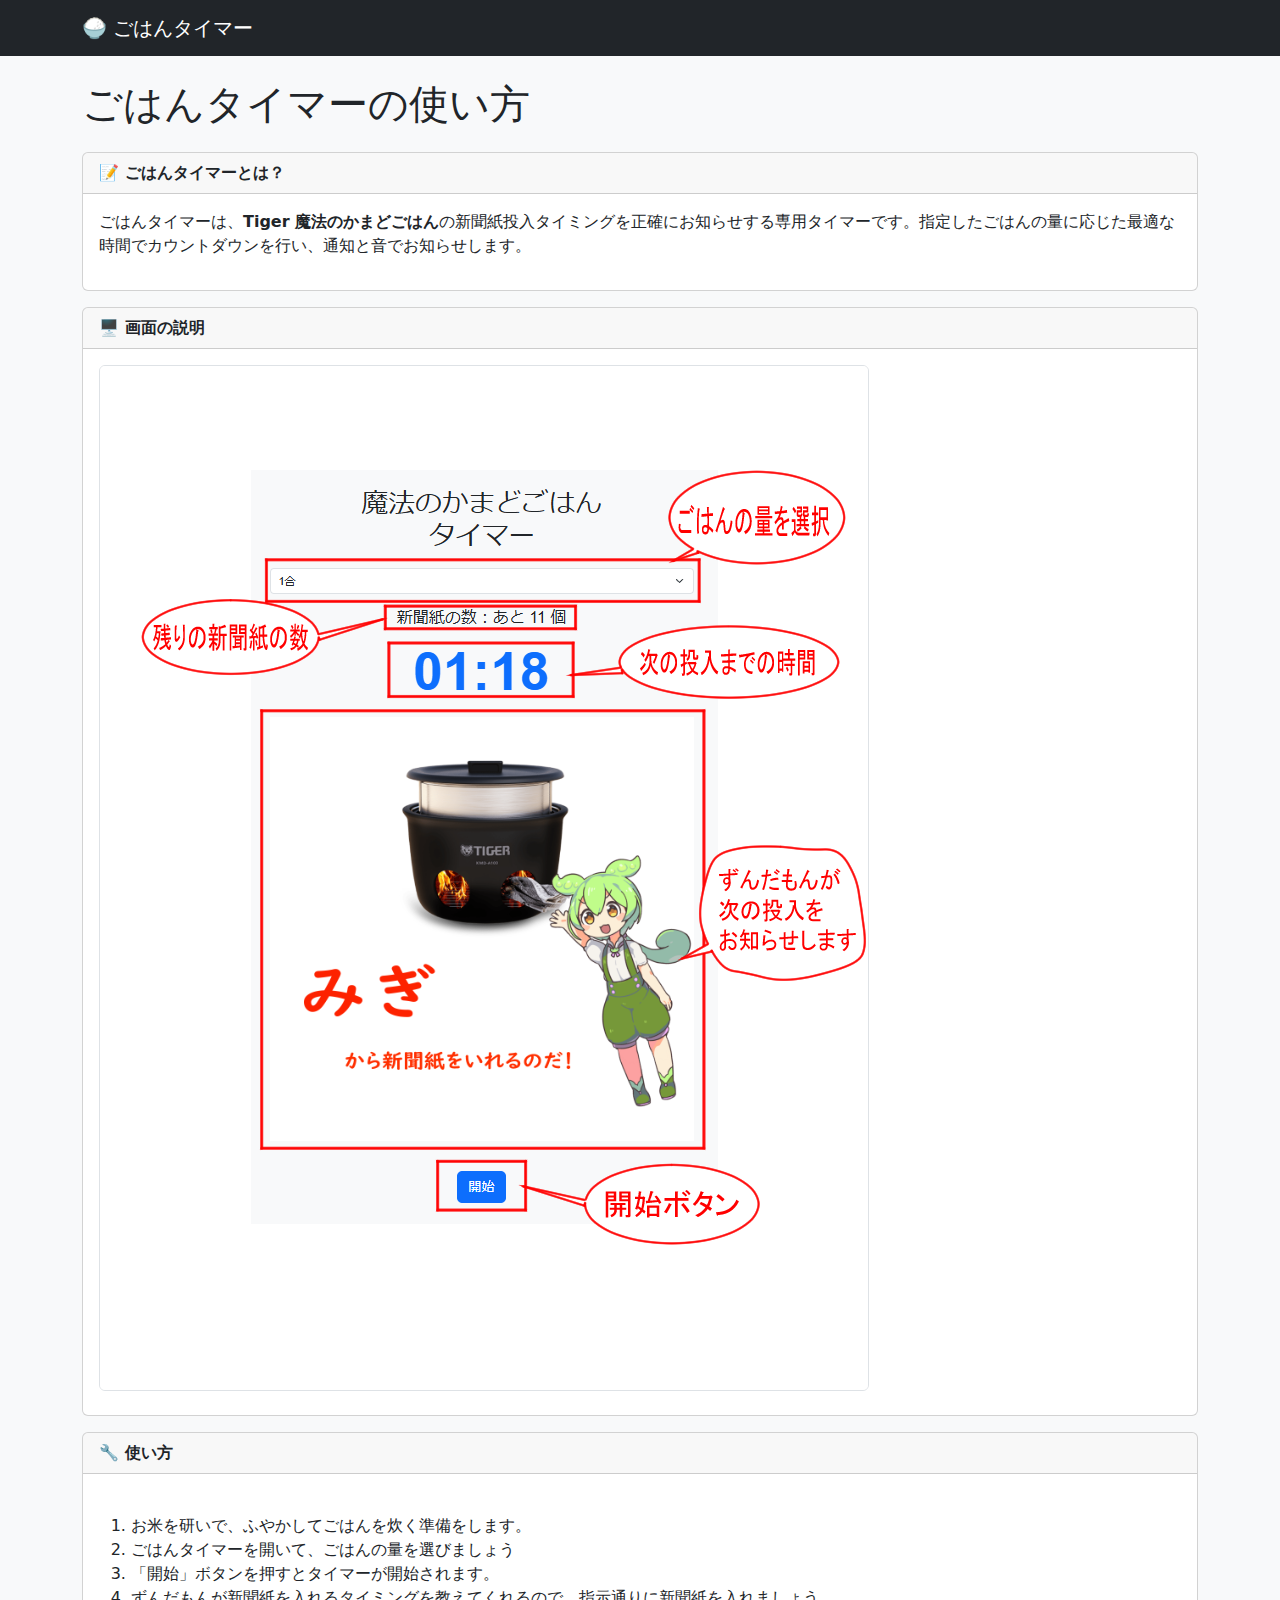
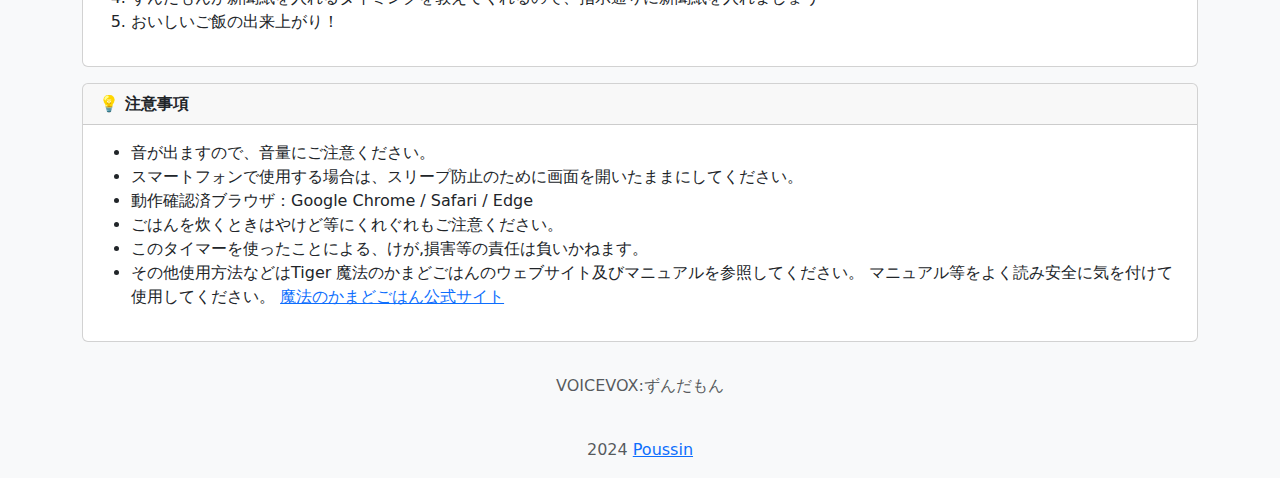
<file: manual.html>
<!DOCTYPE html>
<html lang="ja">
<head>
  <meta charset="UTF-8" />
  <meta name="viewport" content="width=device-width, initial-scale=1.0" />
  <title>ごはんタイマーの使い方</title>
  <link href="https://cdn.jsdelivr.net/npm/bootstrap@5.3.3/dist/css/bootstrap.min.css" rel="stylesheet">
</head>
<body class="bg-light">

  <nav class="navbar navbar-expand-lg navbar-dark bg-dark mb-4">
    <div class="container">
      <a class="navbar-brand" href="#">🍚 ごはんタイマー</a>
    </div>
  </nav>

  <div class="container">
    <h1 class="mb-4">ごはんタイマーの使い方</h1>

    <div class="card mb-3">
      <div class="card-header fw-bold">📝 ごはんタイマーとは？</div>
      <div class="card-body">
        <p>
          ごはんタイマーは、<strong>Tiger 魔法のかまどごはん</strong>の新聞紙投入タイミングを正確にお知らせする専用タイマーです。指定したごはんの量に応じた最適な時間でカウントダウンを行い、通知と音でお知らせします。
        </p>
      </div>
    </div>

    <div class="card mb-3">
        <div class="card-header fw-bold">🖥️ 画面の説明</div>
        <div class="card-body">
            <img src="gohan_manual_disp.png" class="img-fluid rounded border mb-2" alt="ごはん量選択画面">
        </div>
      </div>

    <div class="card mb-3">
      <div class="card-header fw-bold">🔧 使い方</div>
      <div class="card-body">
        <ol>
        　<li>お米を研いで、ふやかしてごはんを炊く準備をします。</li>
          <li>ごはんタイマーを開いて、ごはんの量を選びましょう</li>
          <li>「開始」ボタンを押すとタイマーが開始されます。</li>
          <li>ずんだもんが新聞紙を入れるタイミングを教えてくれるので、指示通りに新聞紙を入れましょう</li>
          <li>おいしいご飯の出来上がり！</li>
        </ol>
      </div>
    </div>

    <div class="card mb-3">
      <div class="card-header fw-bold">💡 注意事項</div>
      <div class="card-body">
        <ul>
          <li>音が出ますので、音量にご注意ください。</li>
          <li>スマートフォンで使用する場合は、スリープ防止のために画面を開いたままにしてください。</li>
          <li>動作確認済ブラウザ：Google Chrome / Safari / Edge</li>
          <li>ごはんを炊くときはやけど等にくれぐれもご注意ください。</li>
          <li>このタイマーを使ったことによる、けが,損害等の責任は負いかねます。</li>
          <li>その他使用方法などはTiger 魔法のかまどごはんのウェブサイト及びマニュアルを参照してください。 マニュアル等をよく読み安全に気を付けて使用してください。 <a href="https://www.tiger-corporation.com/ja/jpn/product/rice-cooker/kmd-a/">魔法のかまどごはん公式サイト</a></li>
        </ul>
      </div>
    </div>

    <footer class="text-center text-muted py-3">
      <p>VOICEVOX:ずんだもん</p>
    <br/>
      2024 <a href="https://poussin.jp/">Poussin</a>
    </footer>
  </div>

  <script src="https://cdn.jsdelivr.net/npm/bootstrap@5.3.3/dist/js/bootstrap.bundle.min.js"></script>
</body>
</html>
</file>
